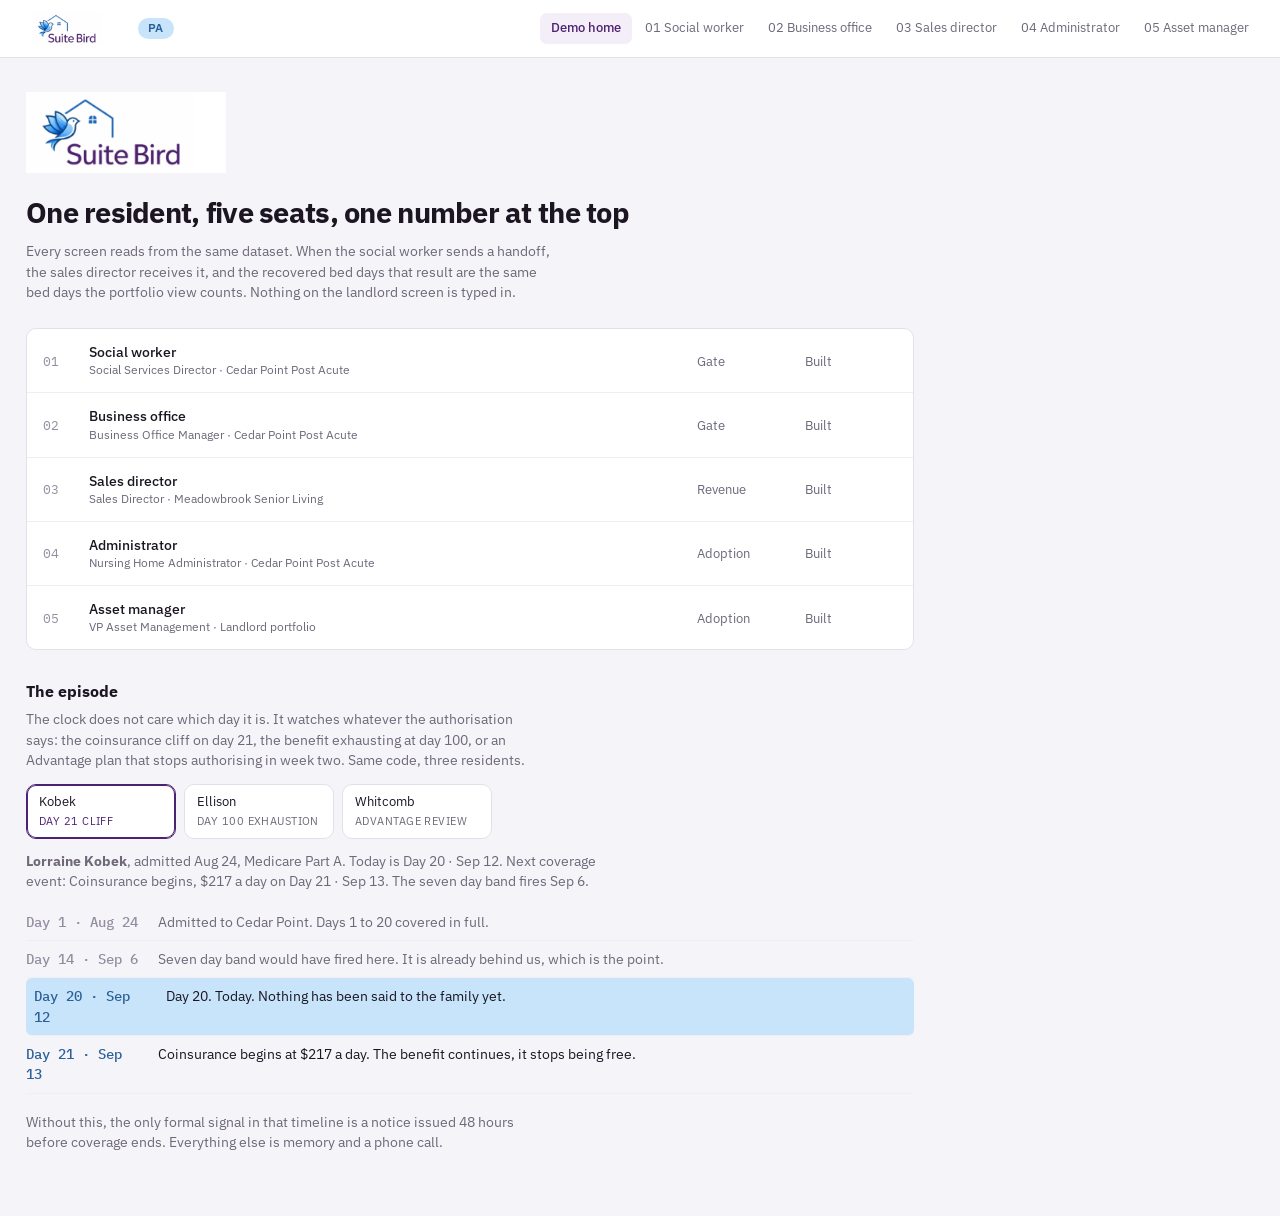
<file: index.html>
<!DOCTYPE html>
<html lang="en">
<head>
<meta charset="utf-8">
<meta name="viewport" content="width=device-width, initial-scale=1">
<title>SuiteBird PA · Seat demo</title>
<link rel="icon" type="image/svg+xml" href="assets/suitebird-mark.svg">
<link rel="stylesheet" href="assets/app.css">
</head>
<body>
<script src="assets/shell.js"></script>
<script>renderShell(null);</script>

<div class="home">
  <img src="assets/suitebird-logo.png" alt="Suite Bird" width="200" style="margin-bottom:18px;display:block">
  <h1>One resident, five seats, one number at the top</h1>
  <p>Every screen reads from the same dataset. When the social worker sends a handoff, the sales director receives it, and the recovered bed days that result are the same bed days the portfolio view counts. Nothing on the landlord screen is typed in.</p>

  <div class="card grid" id="grid"></div>

  <div class="tl">
    <h2 style="font-size:16px;margin:0">The episode</h2>
    <p style="color:var(--muted);margin:6px 0 0;max-width:64ch">The clock does not care which day it is. It watches whatever the authorisation says: the coinsurance cliff on day 21, the benefit exhausting at day 100, or an Advantage plan that stops authorising in week two. Same code, three residents.</p>

    <div class="scen" id="scen"></div>
    <p class="scen-lede" id="tl-lede"></p>
    <ol id="tl-list"></ol>

    <p style="color:var(--muted);margin:18px 0 0;max-width:64ch">Without this, the only formal signal in that timeline is a notice issued 48 hours before coverage ends. Everything else is memory and a phone call.</p>
  </div>
</div>

<script src="assets/data.js"></script>
<script src="assets/clock.js"></script>
<script>
document.getElementById("grid").innerHTML = SEATS.map((s) => {
  const inner = `<span class="n">${s.n}</span>
    <span class="nm">${s.short}<small>${s.role} · ${s.place}</small></span>
    <span class="cl">${s.cls}</span><span class="st">${s.built ? "Built" : "Not built"}</span>`;
  return s.built ? `<a href="seats/${s.id}.html">${inner}</a>` : `<div class="off">${inner}</div>`;
}).join("");

/* Three residents, one code path. No typed in day numbers below this line. */
const SCENARIOS = ["r-kobek", "r-ellison", "r-whitcomb"];

function renderTimeline(id) {
  const r = DEMO.residents.find((x) => x.id === id);
  const crit = CLOCK.fires(r, "critical");

  document.getElementById("tl-lede").innerHTML = crit
    ? `<b>${r.name}</b>, admitted ${PA.fmt(r.admitted)}, ${r.planName}. Today is ${CLOCK.stamp(r, DEMO.today)}.
       Next coverage event: ${crit.label} on ${CLOCK.stamp(r, crit.date)}.
       The seven day band fires ${PA.fmt(crit.fireDate)}.`
    : `<b>${r.name}</b> has no coverage clock.`;

  document.getElementById("tl-list").innerHTML = CLOCK.timeline(r)
    .map((s) => {
      const past = PA.daysBetween(DEMO.today, s.date) < 0;
      const now = s.date === DEMO.today;
      return `<li${now ? ' class="now"' : past ? ' class="past"' : ""}>
        <b>${CLOCK.stamp(r, s.date)}</b><span>${s.text}</span></li>`;
    })
    .join("");

  document.querySelectorAll("#scen button").forEach((b) =>
    b.setAttribute("aria-current", b.dataset.id === id ? "true" : "false")
  );
}

document.getElementById("scen").innerHTML = SCENARIOS.map((id) => {
  const r = DEMO.residents.find((x) => x.id === id);
  return `<button type="button" data-id="${id}" onclick="renderTimeline('${id}')">
    ${r.name.split(" ").pop()}<small>${CLOCK.nextKind(r)}</small></button>`;
}).join("");

renderTimeline(SCENARIOS[0]);
</script>
</body>
</html>
</file>
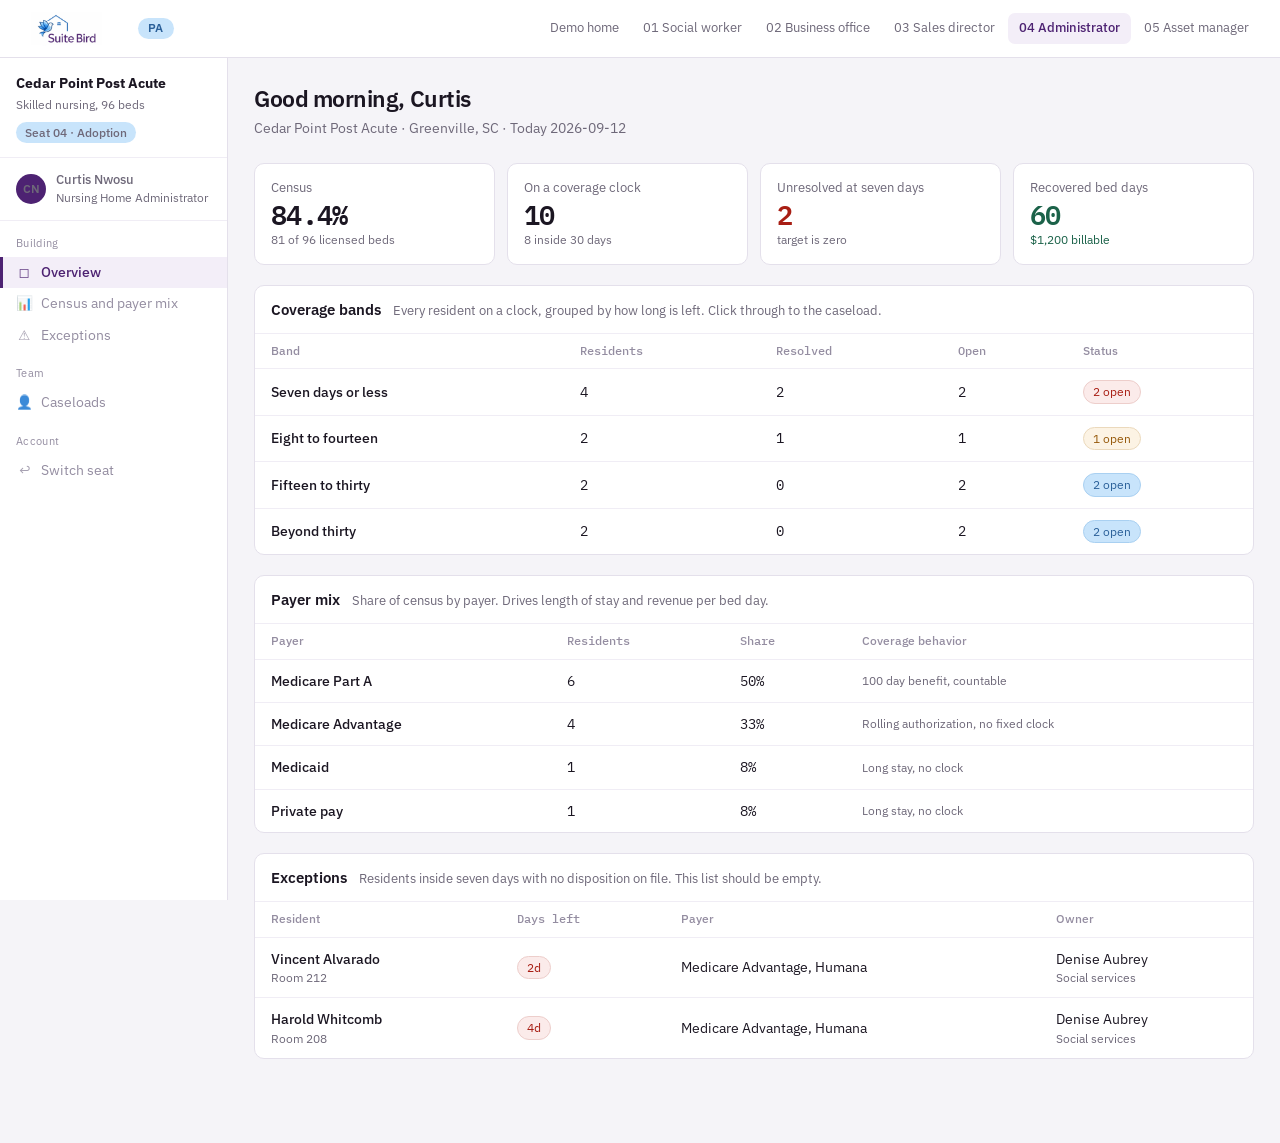
<file: seats/administrator.html>
<!DOCTYPE html>
<html lang="en">
<head>
<meta charset="utf-8">
<meta name="viewport" content="width=device-width, initial-scale=1">
<title>Building overview · SuiteBird PA</title>
<link rel="icon" type="image/svg+xml" href="../assets/suitebird-mark.svg">
<link rel="stylesheet" href="../assets/app.css">
</head>
<body>
<script src="../assets/shell.js"></script>
<script>renderShell("administrator");</script>

<div class="head">
  <h1>Good morning, Curtis</h1>
  <p>Cedar Point Post Acute · Greenville, SC · <span id="stamp"></span></p>
</div>

<div class="body">
  <div class="tiles" id="tiles"></div>

  <div class="card">
    <header><h2>Coverage bands</h2><p>Every resident on a clock, grouped by how long is left. Click through to the caseload.</p></header>
    <table>
      <thead><tr><th>Band</th><th class="num">Residents</th><th class="num">Resolved</th><th class="num">Open</th><th>Status</th></tr></thead>
      <tbody id="bands"></tbody>
    </table>
  </div>

  <div class="card">
    <header><h2>Payer mix</h2><p>Share of census by payer. Drives length of stay and revenue per bed day.</p></header>
    <table>
      <thead><tr><th>Payer</th><th class="num">Residents</th><th class="num">Share</th><th>Coverage behavior</th></tr></thead>
      <tbody id="mix"></tbody>
    </table>
  </div>

  <div class="card">
    <header><h2>Exceptions</h2><p>Residents inside seven days with no disposition on file. This list should be empty.</p></header>
    <table>
      <thead><tr><th>Resident</th><th class="num">Days left</th><th>Payer</th><th>Owner</th></tr></thead>
      <tbody id="exc"></tbody>
    </table>
  </div>
</div>

<script>closeShell();</script>
<script src="../assets/data.js"></script>
<script>
document.getElementById("stamp").textContent = "Today " + DEMO.today;

const b = DEMO.buildings.cedarpoint;
const onClock = DEMO.residents.filter(PA.onClock);
const watch = PA.watchList();
const resolvedStates = ["handoff_sent", "move_in_confirmed", "medicaid_pending"];
const resolved = watch.filter((r) => resolvedStates.includes(r.disposition));
const rec = PA.recoveredBedDays();
const occ = ((b.census / b.beds) * 100).toFixed(1);

document.getElementById("tiles").innerHTML = `
  <div class="tile"><span>Census</span><b>${occ}%</b><em>${b.census} of ${b.beds} licensed beds</em></div>
  <div class="tile"><span>On a coverage clock</span><b>${onClock.length}</b><em>${watch.length} inside 30 days</em></div>
  <div class="tile crit"><span>Unresolved at seven days</span><b>${watch.filter((r) => PA.daysLeft(r) <= 7 && !resolvedStates.includes(r.disposition)).length}</b><em>target is zero</em></div>
  <div class="tile good"><span>Recovered bed days</span><b>${rec.total}</b><em>${PA.money(rec.total * DEMO.pricing.perRecoveredBedDay)} billable</em></div>`;

const bands = [
  ["Seven days or less", (r) => PA.daysLeft(r) <= 7, "critical"],
  ["Eight to fourteen", (r) => PA.daysLeft(r) > 7 && PA.daysLeft(r) <= 14, "urgent"],
  ["Fifteen to thirty", (r) => PA.daysLeft(r) > 14 && PA.daysLeft(r) <= 30, "info"],
  ["Beyond thirty", (r) => PA.daysLeft(r) > 30, ""]
];

document.getElementById("bands").innerHTML = bands.map(([label, test, cls]) => {
  const set = onClock.filter(test);
  const done = set.filter((r) => resolvedStates.includes(r.disposition)).length;
  const open = set.length - done;
  const state = set.length === 0 ? '<span class="pill">Empty</span>'
    : open === 0 ? '<span class="pill ok">All resolved</span>'
    : `<span class="pill ${cls || "info"}">${open} open</span>`;
  return `<tr><td><b>${label}</b></td><td class="num">${set.length}</td>
    <td class="num">${done}</td><td class="num">${open}</td><td>${state}</td></tr>`;
}).join("");

const payerLabels = {
  part_a: ["Medicare Part A", "100 day benefit, countable"],
  advantage: ["Medicare Advantage", "Rolling authorization, no fixed clock"],
  medicaid: ["Medicaid", "Long stay, no clock"],
  private: ["Private pay", "Long stay, no clock"]
};

document.getElementById("mix").innerHTML = Object.keys(payerLabels).map((k) => {
  const set = DEMO.residents.filter((r) => r.payer === k);
  if (!set.length) return "";
  const share = ((set.length / DEMO.residents.length) * 100).toFixed(0);
  return `<tr><td><b>${payerLabels[k][0]}</b></td><td class="num">${set.length}</td>
    <td class="num">${share}%</td><td><span class="sub" style="color:var(--muted)">${payerLabels[k][1]}</span></td></tr>`;
}).join("");

const exceptions = watch.filter((r) => PA.daysLeft(r) <= 7 && !resolvedStates.includes(r.disposition));
document.getElementById("exc").innerHTML = exceptions.length
  ? exceptions.map((r) => `<tr><td><b>${r.name}</b><span class="sub">Room ${r.room}</span></td>
      <td class="num"><span class="pill critical">${PA.daysLeft(r)}d</span></td>
      <td>${r.planName}</td><td>Denise Aubrey<span class="sub">Social services</span></td></tr>`).join("")
  : '<tr><td colspan="4" style="color:var(--muted)">No exceptions today.</td></tr>';
</script>
</body>
</html>
</file>
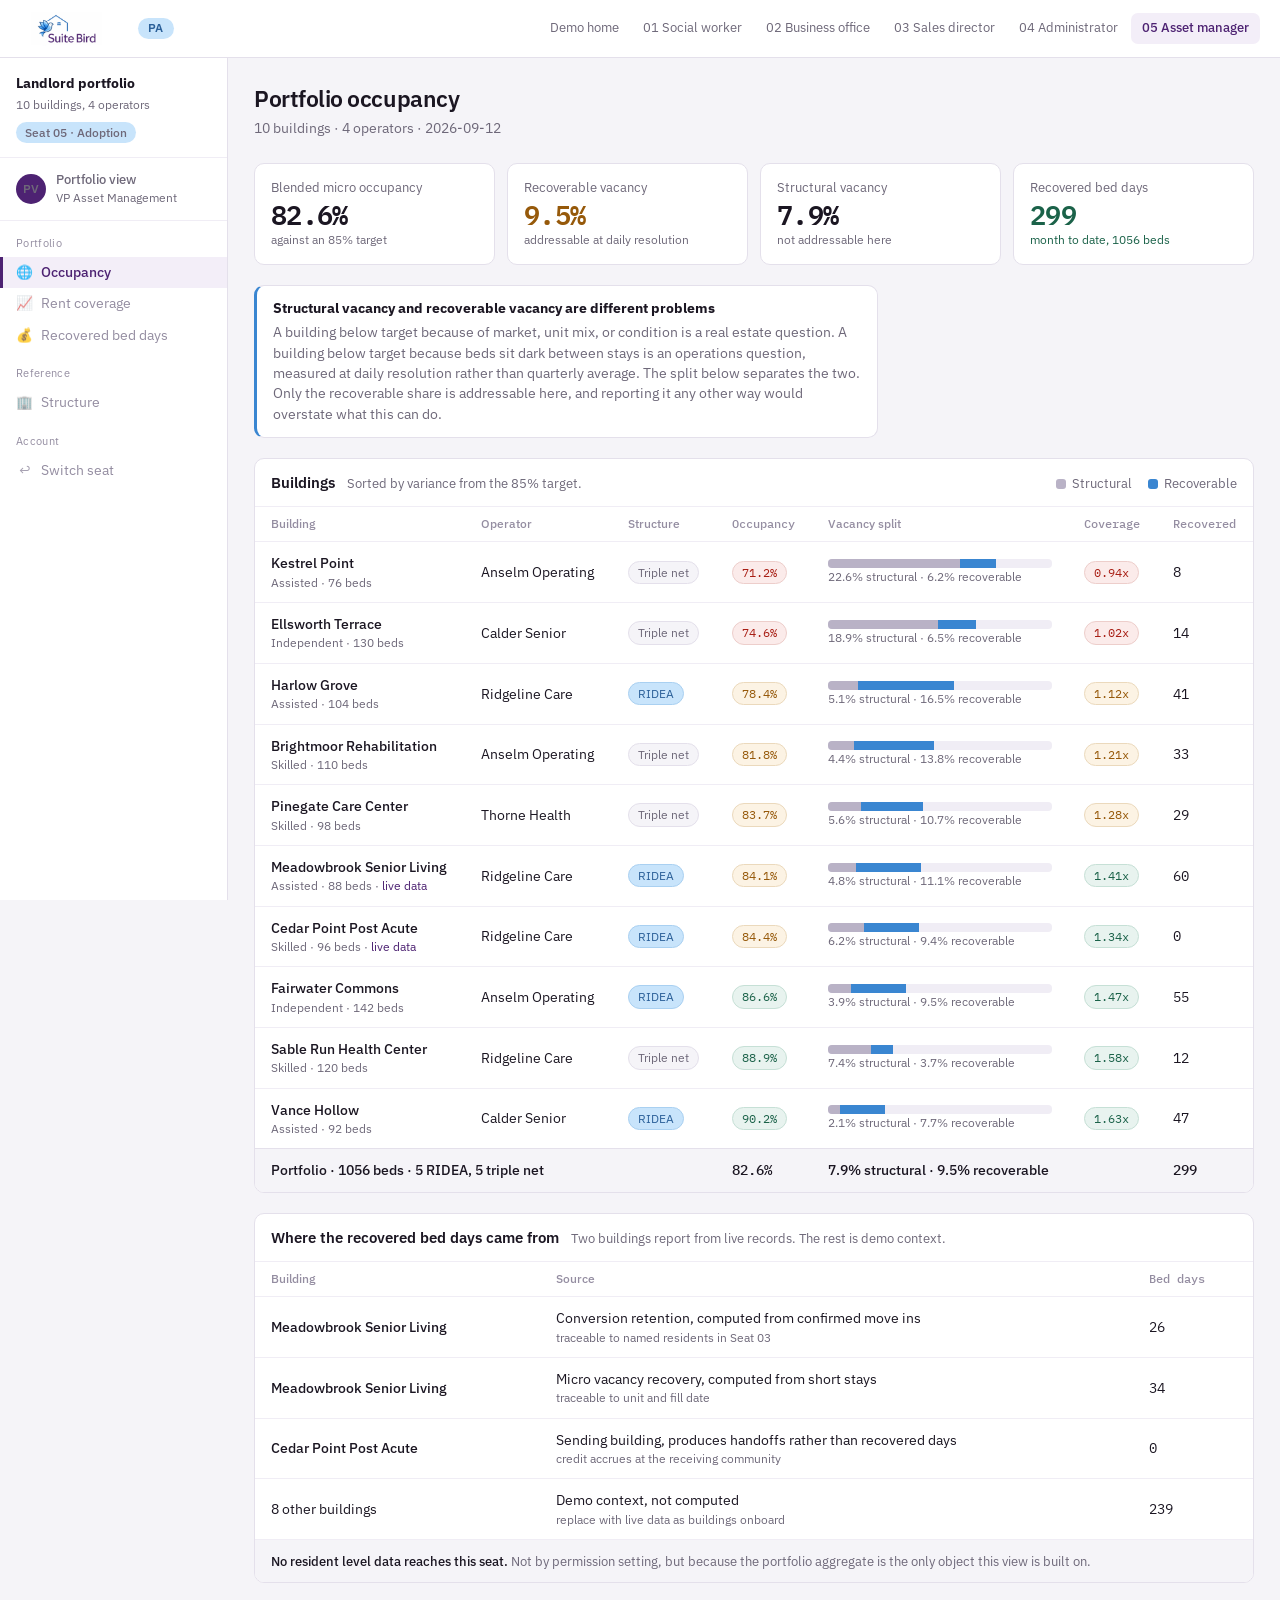
<file: seats/asset-manager.html>
<!DOCTYPE html>
<html lang="en">
<head>
<meta charset="utf-8">
<meta name="viewport" content="width=device-width, initial-scale=1">
<title>Portfolio occupancy · SuiteBird PA</title>
<link rel="icon" type="image/svg+xml" href="../assets/suitebird-mark.svg">
<link rel="stylesheet" href="../assets/app.css">
</head>
<body>
<script src="../assets/shell.js"></script>
<script>renderShell("asset-manager");</script>

<div class="head">
  <h1>Portfolio occupancy</h1>
  <p>10 buildings · 4 operators · <span id="stamp"></span></p>
</div>

<div class="body">
  <div class="tiles" id="tiles"></div>

  <div class="note">
    <h3>Structural vacancy and recoverable vacancy are different problems</h3>
    <p>A building below target because of market, unit mix, or condition is a real estate question. A building below target because beds sit dark between stays is an operations question, measured at daily resolution rather than quarterly average. The split below separates the two. Only the recoverable share is addressable here, and reporting it any other way would overstate what this can do.</p>
  </div>

  <div class="card">
    <header>
      <h2>Buildings</h2>
      <p>Sorted by variance from the <span id="tgt"></span> target.</p>
      <span class="key" style="margin-left:auto">
        <span><i style="background:#B9B2C6"></i>Structural</span>
        <span><i style="background:var(--blue)"></i>Recoverable</span>
      </span>
    </header>
    <table>
      <thead><tr>
        <th>Building</th><th>Operator</th><th>Structure</th>
        <th class="num">Occupancy</th><th>Vacancy split</th>
        <th class="num">Coverage</th><th class="num">Recovered</th>
      </tr></thead>
      <tbody id="rows"></tbody>
      <tfoot id="foot"></tfoot>
    </table>
  </div>

  <div class="card">
    <header><h2>Where the recovered bed days came from</h2><p>Two buildings report from live records. The rest is demo context.</p></header>
    <table>
      <thead><tr><th>Building</th><th>Source</th><th class="num">Bed days</th></tr></thead>
      <tbody id="prov"></tbody>
    </table>
    <div class="guard"><b>No resident level data reaches this seat.</b> Not by permission setting, but because the portfolio aggregate is the only object this view is built on.</div>
  </div>
</div>

<script>closeShell();</script>
<script src="../assets/data.js"></script>
<script>
document.getElementById("stamp").textContent = DEMO.today;
document.getElementById("tgt").textContent = DEMO.portfolio.target + "%";

const rows = PA.portfolioRows();
const t = PA.portfolioTotals();

document.getElementById("tiles").innerHTML = `
  <div class="tile"><span>Blended micro occupancy</span><b>${t.occupancy}%</b><em>against an ${DEMO.portfolio.target}% target</em></div>
  <div class="tile urg"><span>Recoverable vacancy</span><b>${t.recoverable}%</b><em>addressable at daily resolution</em></div>
  <div class="tile"><span>Structural vacancy</span><b>${t.structural}%</b><em>not addressable here</em></div>
  <div class="tile good"><span>Recovered bed days</span><b>${t.rec}</b><em>month to date, ${t.beds} beds</em></div>`;

document.getElementById("rows").innerHTML = rows.map((b) => {
  const gapCls = b.gap > 8 ? "critical" : b.gap > 0 ? "urgent" : "ok";
  const covCls = b.coverage < 1.1 ? "critical" : b.coverage < 1.3 ? "urgent" : "ok";
  const scale = 2.6;
  return `<tr>
    <td><b>${b.name}</b><span class="sub">${b.kind} · ${b.beds} beds${b.live ? ' · <span style="color:var(--brand)">live data</span>' : ""}</span></td>
    <td>${b.operator}</td>
    <td><span class="pill ${b.structure === "RIDEA" ? "info" : ""}">${b.structure}</span></td>
    <td class="num"><span class="pill ${gapCls}">${b.occupancy}%</span></td>
    <td><span class="vac" role="img" aria-label="${b.structural}% structural, ${b.recoverable}% recoverable">
      <s class="str" style="width:${b.structural * scale}%"></s><s class="rec" style="width:${b.recoverable * scale}%"></s>
    </span><span class="sub">${b.structural}% structural · ${b.recoverable}% recoverable</span></td>
    <td class="num"><span class="pill ${covCls}">${b.coverage.toFixed(2)}x</span></td>
    <td class="num">${b.rec}</td></tr>`;
}).join("");

document.getElementById("foot").innerHTML = `<tr>
  <td colspan="3">Portfolio · ${t.beds} beds · ${t.ridea} RIDEA, ${rows.length - t.ridea} triple net</td>
  <td class="num">${t.occupancy}%</td>
  <td>${t.structural}% structural · ${t.recoverable}% recoverable</td>
  <td class="num"></td><td class="num">${t.rec}</td></tr>`;

const live = rows.filter((b) => b.live);
const other = rows.filter((b) => !b.live);
const r = PA.recoveredBedDays();

document.getElementById("prov").innerHTML =
  `<tr><td><b>Meadowbrook Senior Living</b></td>
     <td>Conversion retention, computed from confirmed move ins<span class="sub">traceable to named residents in Seat 03</span></td>
     <td class="num">${r.conversion}</td></tr>
   <tr><td><b>Meadowbrook Senior Living</b></td>
     <td>Micro vacancy recovery, computed from short stays<span class="sub">traceable to unit and fill date</span></td>
     <td class="num">${r.micro}</td></tr>
   <tr><td><b>Cedar Point Post Acute</b></td>
     <td>Sending building, produces handoffs rather than recovered days<span class="sub">credit accrues at the receiving community</span></td>
     <td class="num">0</td></tr>
   <tr><td>${other.length} other buildings</td>
     <td>Demo context, not computed<span class="sub">replace with live data as buildings onboard</span></td>
     <td class="num">${other.reduce((n, b) => n + b.rec, 0)}</td></tr>`;
</script>
</body>
</html>
</file>
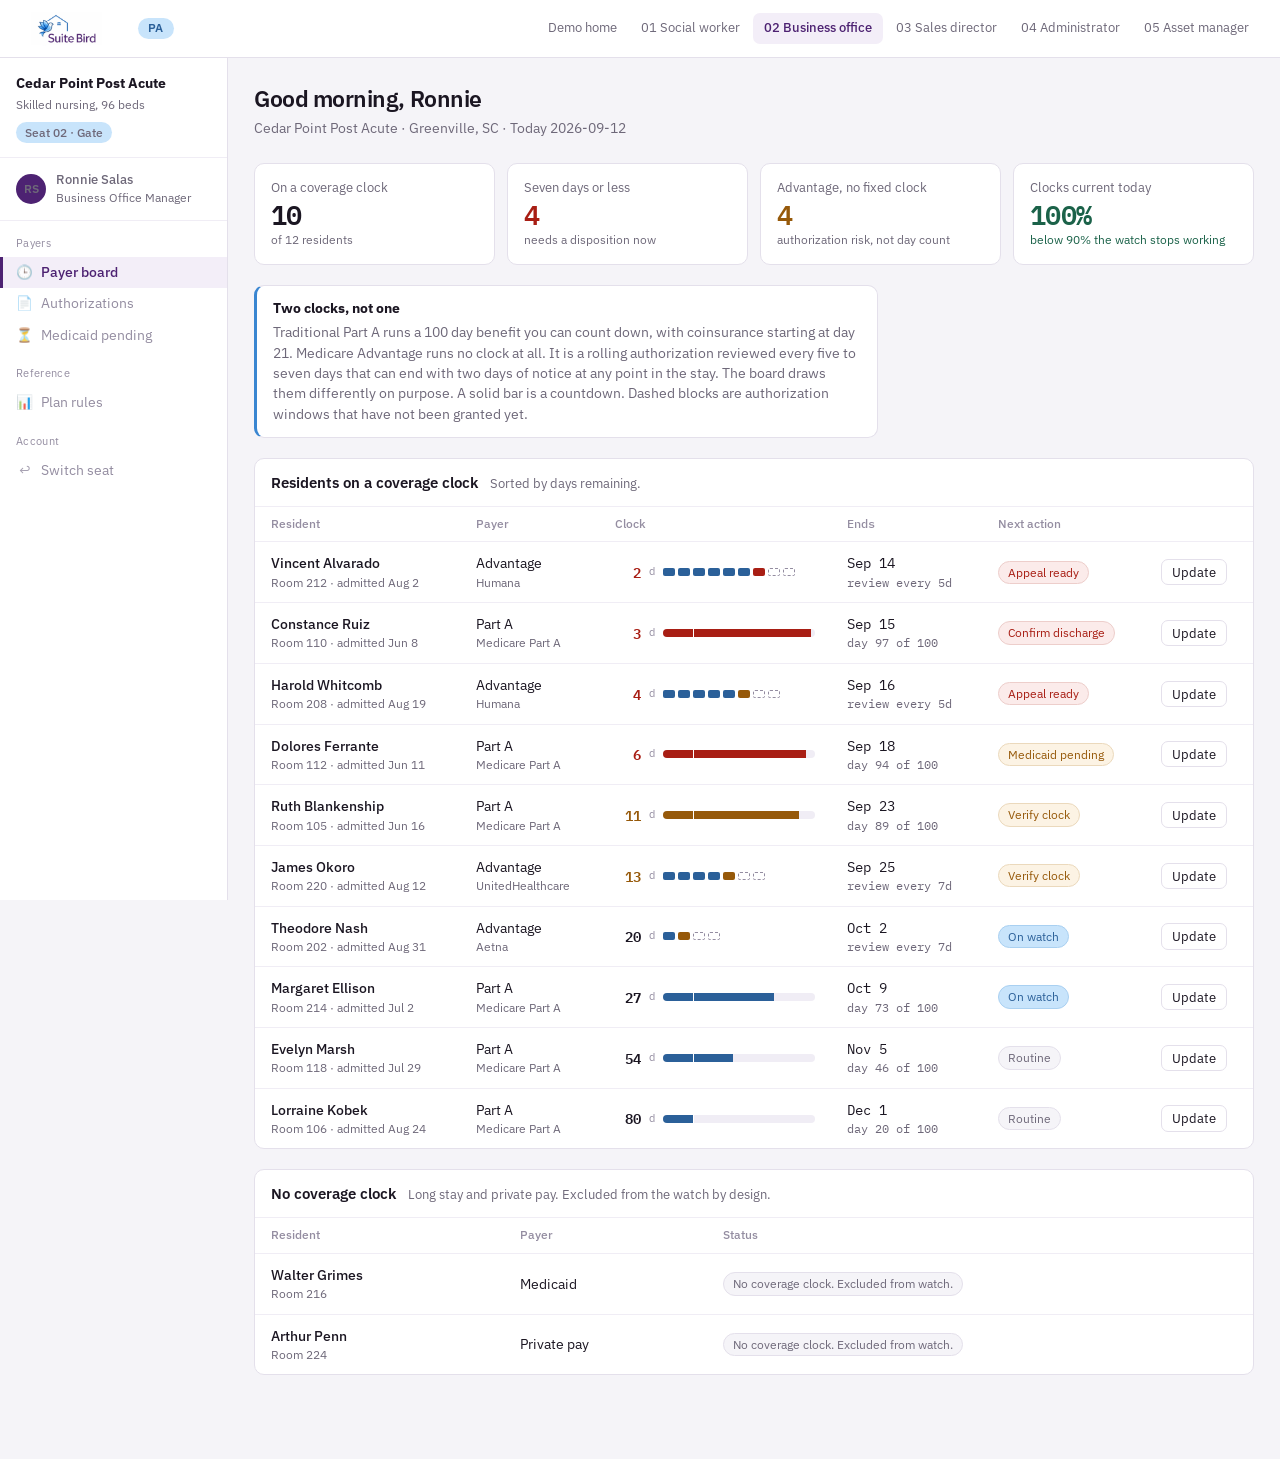
<file: seats/business-office.html>
<!DOCTYPE html>
<html lang="en">
<head>
<meta charset="utf-8">
<meta name="viewport" content="width=device-width, initial-scale=1">
<title>Payer board · SuiteBird PA</title>
<link rel="icon" type="image/svg+xml" href="../assets/suitebird-mark.svg">
<link rel="stylesheet" href="../assets/app.css">
</head>
<body>
<script src="../assets/shell.js"></script>
<script>renderShell("business-office");</script>

<div class="head">
  <h1>Good morning, Ronnie</h1>
  <p>Cedar Point Post Acute · Greenville, SC · <span id="stamp"></span></p>
</div>

<div class="body">
  <div class="tiles" id="tiles"></div>

  <div class="note">
    <h3>Two clocks, not one</h3>
    <p>Traditional Part A runs a 100 day benefit you can count down, with coinsurance starting at day 21. Medicare Advantage runs no clock at all. It is a rolling authorization reviewed every five to seven days that can end with two days of notice at any point in the stay. The board draws them differently on purpose. A solid bar is a countdown. Dashed blocks are authorization windows that have not been granted yet.</p>
  </div>

  <div class="card">
    <header><h2>Residents on a coverage clock</h2><p id="sub"></p></header>
    <table>
      <thead><tr><th>Resident</th><th>Payer</th><th>Clock</th><th class="num">Ends</th><th>Next action</th><th></th></tr></thead>
      <tbody id="on"></tbody>
    </table>
  </div>

  <div class="card">
    <header><h2>No coverage clock</h2><p>Long stay and private pay. Excluded from the watch by design.</p></header>
    <table>
      <thead><tr><th>Resident</th><th>Payer</th><th>Status</th></tr></thead>
      <tbody id="off"></tbody>
    </table>
  </div>
</div>

<script>closeShell();</script>
<script src="../assets/data.js"></script>
<script>
document.getElementById("stamp").textContent = "Today " + DEMO.today;

function clock(r) {
  const left = PA.daysLeft(r), band = PA.band(r);
  if (r.payer === "part_a") {
    const pct = Math.min(100, (r.daysUsed / r.daysTotal) * 100);
    return `<div class="clock b-${band}"><span class="n">${left}</span><span class="u">d</span>
      <span class="bar" role="img" aria-label="${r.daysUsed} of ${r.daysTotal} benefit days used"><i style="width:${pct}%"></i><u style="left:20%"></u></span></div>`;
  }
  const granted = Math.max(1, Math.floor(r.dayOfStay / r.authInterval));
  let b = ""; for (let i = 0; i < Math.min(granted, 6); i++) b += "<s></s>";
  b += `<s class="now${left <= 3 ? " hot" : ""}"></s><s class="next"></s><s class="next"></s>`;
  return `<div class="clock b-${band}"><span class="n">${left}</span><span class="u">d</span>
    <span class="auth" role="img" aria-label="Authorized through ${r.authThrough}, reviewed every ${r.authInterval} days">${b}</span></div>`;
}

function act(r) {
  const left = PA.daysLeft(r);
  if (r.disposition === "medicaid_pending") return '<span class="pill urgent">Medicaid pending</span>';
  if (r.payer === "advantage" && r.authRisk === "high") return '<span class="pill critical">Appeal ready</span>';
  if (left <= 7) return '<span class="pill critical">Confirm discharge</span>';
  if (left <= 14) return '<span class="pill urgent">Verify clock</span>';
  if (left <= 30) return '<span class="pill info">On watch</span>';
  return '<span class="pill">Routine</span>';
}

const on = DEMO.residents.filter(PA.onClock).sort((a, b) => PA.daysLeft(a) - PA.daysLeft(b));
const off = DEMO.residents.filter((r) => !PA.onClock(r));

document.getElementById("on").innerHTML = on.map((r) => `<tr>
  <td><b>${r.name}</b><span class="sub">Room ${r.room} · admitted ${PA.fmt(r.admitted)}</span></td>
  <td>${r.payer === "part_a" ? "Part A" : "Advantage"}<span class="sub">${r.planName.replace("Medicare Advantage, ", "")}</span></td>
  <td>${clock(r)}</td>
  <td class="num">${PA.fmt(r.payer === "part_a" ? r.coverageEnds : r.authThrough)}<span class="sub">${r.payer === "part_a" ? "day " + r.daysUsed + " of 100" : "review every " + r.authInterval + "d"}</span></td>
  <td>${act(r)}</td><td><button class="sm">Update</button></td></tr>`).join("");

document.getElementById("off").innerHTML = off.map((r) => `<tr>
  <td><b>${r.name}</b><span class="sub">Room ${r.room}</span></td>
  <td>${r.planName}</td><td><span class="pill">${r.note}</span></td></tr>`).join("");

const crit = on.filter((r) => PA.band(r) === "critical").length;
const urg = on.filter((r) => PA.band(r) === "urgent").length;
const adv = on.filter((r) => r.payer === "advantage").length;

document.getElementById("tiles").innerHTML = `
  <div class="tile"><span>On a coverage clock</span><b>${on.length}</b><em>of ${DEMO.residents.length} residents</em></div>
  <div class="tile crit"><span>Seven days or less</span><b>${crit}</b><em>needs a disposition now</em></div>
  <div class="tile urg"><span>Advantage, no fixed clock</span><b>${adv}</b><em>authorization risk, not day count</em></div>
  <div class="tile good"><span>Clocks current today</span><b>100%</b><em>below 90% the watch stops working</em></div>`;

document.getElementById("sub").textContent = "Sorted by days remaining.";
</script>
</body>
</html>
</file>
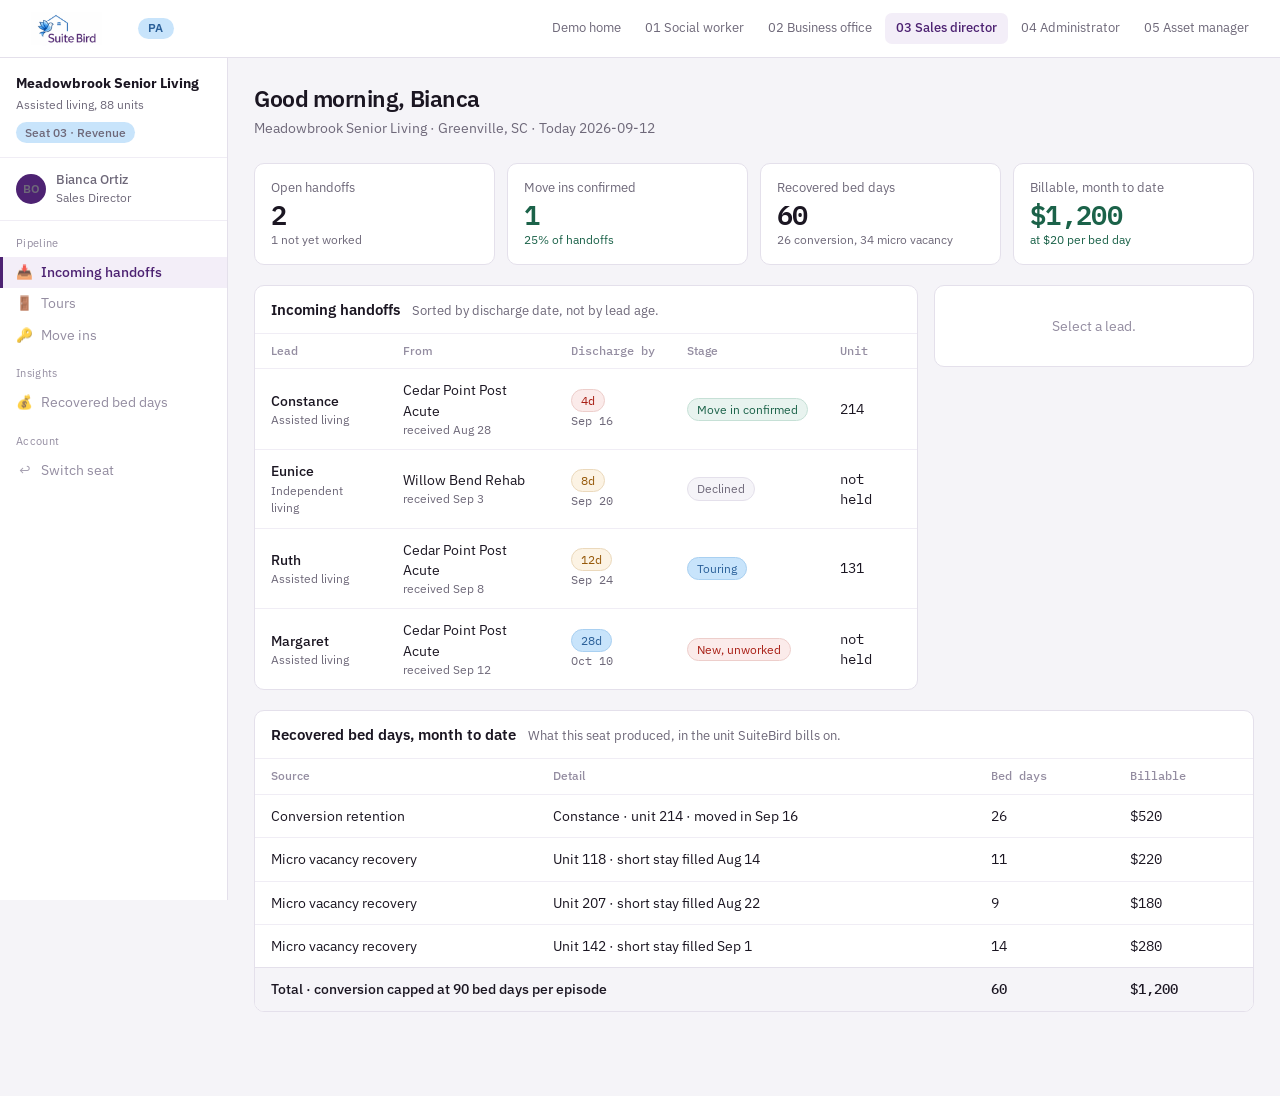
<file: seats/sales-director.html>
<!DOCTYPE html>
<html lang="en">
<head>
<meta charset="utf-8">
<meta name="viewport" content="width=device-width, initial-scale=1">
<title>Pipeline · SuiteBird PA</title>
<link rel="icon" type="image/svg+xml" href="../assets/suitebird-mark.svg">
<link rel="stylesheet" href="../assets/app.css">
</head>
<body>
<script src="../assets/shell.js"></script>
<script>renderShell("sales-director");</script>

<div class="head">
  <h1>Good morning, Bianca</h1>
  <p>Meadowbrook Senior Living · Greenville, SC · <span id="stamp"></span></p>
</div>

<div class="body">
  <div class="tiles" id="tiles"></div>

  <div class="split">
    <div class="card">
      <header><h2>Incoming handoffs</h2><p>Sorted by discharge date, not by lead age.</p></header>
      <table>
        <thead><tr><th>Lead</th><th>From</th><th class="num">Discharge by</th><th>Stage</th><th class="num">Unit</th></tr></thead>
        <tbody id="rows"></tbody>
      </table>
    </div>
    <div class="detail" id="detail"><div class="empty">Select a lead.</div></div>
  </div>

  <div class="card">
    <header><h2>Recovered bed days, month to date</h2><p>What this seat produced, in the unit SuiteBird bills on.</p></header>
    <table>
      <thead><tr><th>Source</th><th>Detail</th><th class="num">Bed days</th><th class="num">Billable</th></tr></thead>
      <tbody id="rev"></tbody>
      <tfoot id="revfoot"></tfoot>
    </table>
  </div>
</div>

<script>closeShell();</script>
<script src="../assets/data.js"></script>
<script>
document.getElementById("stamp").textContent = "Today " + DEMO.today;

const stages = {
  new: '<span class="pill critical">New, unworked</span>',
  touring: '<span class="pill info">Touring</span>',
  move_in_confirmed: '<span class="pill ok">Move in confirmed</span>',
  declined: '<span class="pill">Declined</span>'
};

const rows = [...DEMO.pipeline].sort((a, b) => PA.d(a.dischargeBy) - PA.d(b.dischargeBy));
const st = {};
let sel = null;
const stageOf = (p) => st[p.id] || p.stage;

function draw() {
  document.getElementById("rows").innerHTML = rows.map((p) => {
    const left = PA.daysBetween(DEMO.today, p.dischargeBy);
    const cls = left <= 7 ? "critical" : left <= 14 ? "urgent" : "info";
    return `<tr class="pick ${sel === p.id ? "on" : ""}" tabindex="0" data-id="${p.id}">
      <td><b>${p.first}</b><span class="sub">${p.careLevel}</span></td>
      <td>${p.from}<span class="sub">received ${PA.fmt(p.received)}</span></td>
      <td class="num"><span class="pill ${cls}">${left}d</span><span class="sub">${PA.fmt(p.dischargeBy)}</span></td>
      <td>${stages[stageOf(p)]}</td>
      <td class="num">${p.unit || "not held"}</td></tr>`;
  }).join("");

  document.querySelectorAll("#rows tr").forEach((tr) => {
    tr.onclick = () => open(tr.dataset.id);
    tr.onkeydown = (e) => { if (e.key === "Enter" || e.key === " ") { e.preventDefault(); open(tr.dataset.id); } };
  });

  const openN = rows.filter((p) => ["new", "touring"].includes(stageOf(p))).length;
  const unworked = rows.filter((p) => stageOf(p) === "new").length;
  const won = rows.filter((p) => stageOf(p) === "move_in_confirmed").length;
  const t = PA.recoveredBedDays();

  document.getElementById("tiles").innerHTML = `
    <div class="tile"><span>Open handoffs</span><b>${openN}</b><em>${unworked} not yet worked</em></div>
    <div class="tile good"><span>Move ins confirmed</span><b>${won}</b><em>${Math.round((won / rows.length) * 100)}% of handoffs</em></div>
    <div class="tile"><span>Recovered bed days</span><b>${t.total}</b><em>${t.conversion} conversion, ${t.micro} micro vacancy</em></div>
    <div class="tile good"><span>Billable, month to date</span><b>${PA.money(t.total * DEMO.pricing.perRecoveredBedDay)}</b><em>at ${PA.money(DEMO.pricing.perRecoveredBedDay)} per bed day</em></div>`;

  revenue();
}

function revenue() {
  const rate = DEMO.pricing.perRecoveredBedDay;
  const conv = DEMO.pipeline.filter((p) => p.recoveredDays > 0).map((p) =>
    `<tr><td>Conversion retention</td><td>${p.first} · unit ${p.unit} · moved in ${PA.fmt(p.moveIn)}</td>
     <td class="num">${p.recoveredDays}</td><td class="num">${PA.money(p.recoveredDays * rate)}</td></tr>`).join("");
  const micro = DEMO.microStays.map((m) =>
    `<tr><td>Micro vacancy recovery</td><td>Unit ${m.unit} · short stay filled ${PA.fmt(m.filled)}</td>
     <td class="num">${m.days}</td><td class="num">${PA.money(m.days * rate)}</td></tr>`).join("");
  const t = PA.recoveredBedDays();
  document.getElementById("rev").innerHTML = conv + micro;
  document.getElementById("revfoot").innerHTML =
    `<tr><td colspan="2">Total · conversion capped at ${DEMO.pricing.conversionCapDays} bed days per episode</td>
     <td class="num">${t.total}</td><td class="num">${PA.money(t.total * rate)}</td></tr>`;
}

function open(id) {
  sel = id;
  const p = rows.find((x) => x.id === id);
  const s = stageOf(p), left = PA.daysBetween(DEMO.today, p.dischargeBy);
  let act = "";
  if (s === "new") act = '<button class="go" id="acc">Accept and hold a unit</button><button id="dec">Decline</button>';
  else if (s === "touring") act = '<button class="go" id="con">Confirm move in</button>';
  else act = `<button disabled>${s === "declined" ? "Declined" : "Move in " + PA.fmt(p.moveIn)}</button>`;

  document.getElementById("detail").innerHTML = `
    <header><h3>${p.first}</h3><p>${p.from} · ${left} days until discharge</p></header>
    <dl>
      <dt>Care level</dt><dd>${p.careLevel}</dd>
      <dt>Budget</dt><dd>${p.budget}</dd>
      <dt>Geography</dt><dd>${p.geo}</dd>
      <dt>Contact</dt><dd>${p.rp}</dd>
      <dt>Unit held</dt><dd>${p.unit || "none"}</dd>
      <dt>Rate</dt><dd>${p.rate ? PA.money(p.rate) + " per month" : "not set"}</dd>
      <dt>Make ready</dt><dd>${p.makeReady.replace(/_/g, " ")}</dd>
      ${p.declineReason ? `<dt>Decline reason</dt><dd>${p.declineReason}</dd>` : ""}
    </dl>
    <div class="act">${act}</div>
    <div class="guard"><b>What this seat cannot see</b> diagnosis, treatment, payer detail, or anything else from the sending building's record. The packet is the whole handoff.</div>`;

  const a = document.getElementById("acc");
  if (a) a.onclick = () => { st[p.id] = "touring"; p.unit = p.unit || "127"; draw(); open(p.id); };
  const c = document.getElementById("con");
  if (c) c.onclick = () => { st[p.id] = "move_in_confirmed"; p.moveIn = p.dischargeBy; p.recoveredDays = 18; draw(); open(p.id); };
  const d = document.getElementById("dec");
  if (d) d.onclick = () => { st[p.id] = "declined"; p.declineReason = "No inventory at budget"; draw(); open(p.id); };
  draw();
}

draw();
</script>
</body>
</html>
</file>
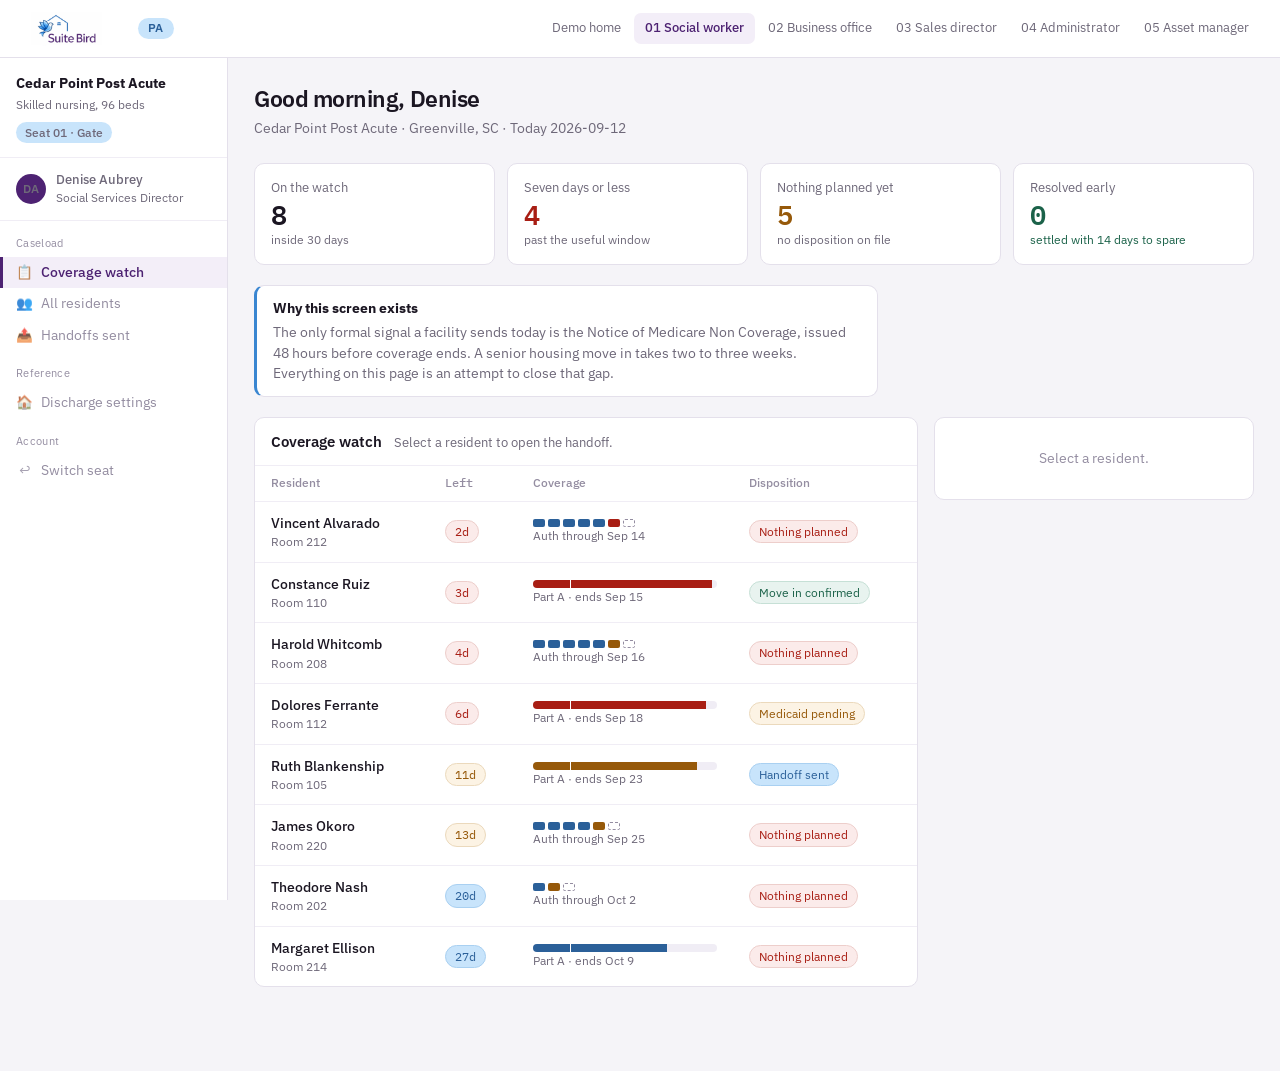
<file: seats/social-worker.html>
<!DOCTYPE html>
<html lang="en">
<head>
<meta charset="utf-8">
<meta name="viewport" content="width=device-width, initial-scale=1">
<title>Coverage watch · SuiteBird PA</title>
<link rel="icon" type="image/svg+xml" href="../assets/suitebird-mark.svg">
<link rel="stylesheet" href="../assets/app.css">
</head>
<body>
<script src="../assets/shell.js"></script>
<script>renderShell("social-worker");</script>

<div class="head">
  <h1>Good morning, Denise</h1>
  <p>Cedar Point Post Acute · Greenville, SC · <span id="stamp"></span></p>
</div>

<div class="body">
  <div class="tiles" id="tiles"></div>

  <div class="note">
    <h3>Why this screen exists</h3>
    <p>The only formal signal a facility sends today is the Notice of Medicare Non Coverage, issued 48 hours before coverage ends. A senior housing move in takes two to three weeks. Everything on this page is an attempt to close that gap.</p>
  </div>

  <div class="split">
    <div class="card">
      <header><h2>Coverage watch</h2><p>Select a resident to open the handoff.</p></header>
      <table>
        <thead><tr><th>Resident</th><th class="num">Left</th><th>Coverage</th><th>Disposition</th></tr></thead>
        <tbody id="rows"></tbody>
      </table>
    </div>
    <div class="detail" id="detail"><div class="empty">Select a resident.</div></div>
  </div>
</div>

<script>closeShell();</script>
<script src="../assets/data.js"></script>
<script>
document.getElementById("stamp").textContent = "Today " + DEMO.today;

const list = PA.watchList();
const moved = {};
let sel = null;

function stateOf(r) { return moved[r.id] || r.disposition; }

function clock(r) {
  const band = PA.band(r);
  if (r.payer === "part_a") {
    const pct = Math.min(100, (r.daysUsed / r.daysTotal) * 100);
    return `<div class="clock b-${band}"><span class="bar"><i style="width:${pct}%"></i><u style="left:20%"></u></span></div>`;
  }
  const granted = Math.max(1, Math.floor(r.dayOfStay / r.authInterval));
  let b = ""; for (let i = 0; i < Math.min(granted, 5); i++) b += "<s></s>";
  b += `<s class="now${PA.daysLeft(r) <= 3 ? " hot" : ""}"></s><s class="next"></s>`;
  return `<div class="clock b-${band}"><span class="auth">${b}</span></div>`;
}

const pills = {
  none: '<span class="pill critical">Nothing planned</span>',
  handoff_sent: '<span class="pill info">Handoff sent</span>',
  move_in_confirmed: '<span class="pill ok">Move in confirmed</span>',
  medicaid_pending: '<span class="pill urgent">Medicaid pending</span>'
};

function draw() {
  document.getElementById("rows").innerHTML = list.map((r) => {
    const left = PA.daysLeft(r), band = PA.band(r);
    const cls = band === "critical" ? "critical" : band === "urgent" ? "urgent" : "info";
    return `<tr class="pick ${sel === r.id ? "on" : ""}" tabindex="0" data-id="${r.id}">
      <td><b>${r.name}</b><span class="sub">Room ${r.room}</span></td>
      <td class="num"><span class="pill ${cls}">${left}d</span></td>
      <td>${clock(r)}<span class="sub">${r.payer === "part_a" ? "Part A · ends " + PA.fmt(r.coverageEnds) : "Auth through " + PA.fmt(r.authThrough)}</span></td>
      <td>${pills[stateOf(r)] || ""}</td></tr>`;
  }).join("");

  document.querySelectorAll("#rows tr").forEach((tr) => {
    tr.onclick = () => open(tr.dataset.id);
    tr.onkeydown = (e) => { if (e.key === "Enter" || e.key === " ") { e.preventDefault(); open(tr.dataset.id); } };
  });

  const crit = list.filter((r) => PA.band(r) === "critical").length;
  const none = list.filter((r) => stateOf(r) === "none").length;
  const early = list.filter((r) => PA.daysLeft(r) > 14 && ["handoff_sent", "move_in_confirmed"].includes(stateOf(r))).length;

  document.getElementById("tiles").innerHTML = `
    <div class="tile"><span>On the watch</span><b>${list.length}</b><em>inside 30 days</em></div>
    <div class="tile crit"><span>Seven days or less</span><b>${crit}</b><em>past the useful window</em></div>
    <div class="tile urg"><span>Nothing planned yet</span><b>${none}</b><em>no disposition on file</em></div>
    <div class="tile good"><span>Resolved early</span><b>${early}</b><em>settled with 14 days to spare</em></div>`;
}

function open(id) {
  sel = id;
  const r = DEMO.residents.find((x) => x.id === id);
  const st = stateOf(r), left = PA.daysLeft(r);
  const actions = st === "none"
    ? '<button class="go" id="send">Send handoff</button><button id="sup">Not a candidate</button>'
    : `<button disabled>Handoff sent ${PA.fmt(DEMO.today)}</button>`;

  document.getElementById("detail").innerHTML = `
    <header><h3>${r.name}</h3><p>Room ${r.room} · ${r.planName} · ${left} days left</p></header>
    <dl>
      <dt>Admitted</dt><dd>${PA.fmt(r.admitted)}</dd>
      <dt>Coverage ends</dt><dd>${PA.fmt(r.payer === "part_a" ? r.coverageEnds : r.authThrough)}</dd>
      <dt>Care level</dt><dd>${r.careLevel}</dd>
      <dt>Budget</dt><dd>${r.budget}</dd>
      <dt>Geography</dt><dd>${r.geo}</dd>
      <dt>Contact</dt><dd>${r.rp}</dd>
      ${r.note ? `<dt>Note</dt><dd>${r.note}</dd>` : ""}
    </dl>
    <div class="act">${actions}</div>
    <div class="guard"><b>The handoff packet carries</b> first name, projected discharge date, care level, budget range, geography, and contact. It cannot carry diagnosis, treatment, or clinical notes. That limit is structural, not a setting.</div>`;

  const s = document.getElementById("send");
  if (s) s.onclick = () => { moved[r.id] = "handoff_sent"; draw(); open(r.id); };
  const p = document.getElementById("sup");
  if (p) p.onclick = () => { moved[r.id] = "medicaid_pending"; draw(); open(r.id); };
  draw();
}

draw();
</script>
</body>
</html>
</file>
<file: assets/app.css>
@import url('https://fonts.googleapis.com/css2?family=IBM+Plex+Sans:wght@400;500;600&family=IBM+Plex+Mono:wght@500;600&display=swap');

:root {
  --brand: #4D2272;
  --blue: #3A86D1;
  --deep: #2B6099;
  --sky: #C8E4FB;
  --ink: #1B1622;
  --muted: #6E6879;
  --faint: #948DA1;
  --line: #E4E0EB;
  --line-soft: #F0EDF5;
  --paper: #FFFFFF;
  --bg: #F5F4F8;
  --critical: #A81E14;
  --critical-bg: #FBEBEA;
  --urgent: #96590A;
  --urgent-bg: #FCF3E4;
  --ok: #1B6249;
  --ok-bg: #E8F3EF;
  --r: 10px;
}

* { box-sizing: border-box; }

body {
  margin: 0;
  background: var(--bg);
  color: var(--ink);
  font-family: "IBM Plex Sans", ui-sans-serif, system-ui, sans-serif;
  font-size: 14px;
  line-height: 1.45;
  -webkit-font-smoothing: antialiased;
}

/* ---------- Top demo bar ---------- */

.topnav {
  background: var(--paper);
  border-bottom: 1px solid var(--line);
  display: flex;
  align-items: center;
  gap: 12px;
  padding: 0 20px;
  min-height: 58px;
  position: sticky;
  top: 0;
  z-index: 40;
  flex-wrap: wrap;
}
.topnav .brand { display: flex; align-items: center; text-decoration: none; }
.topnav .brand img { display: block; height: 34px; width: auto; }
.topnav .tag {
  background: var(--sky); color: var(--deep);
  border-radius: 20px; padding: 2px 10px;
  font-size: 11.5px; font-weight: 600; letter-spacing: 0.04em;
}
.topnav .links { display: flex; gap: 2px; margin-left: auto; flex-wrap: wrap; }
.topnav a { color: var(--muted); text-decoration: none; padding: 6px 11px; border-radius: 7px; font-size: 13px; }
.topnav a:hover { background: var(--bg); color: var(--ink); }
.topnav a[aria-current="page"] { background: #F3EEF8; color: var(--brand); font-weight: 500; }
.topnav span.off { color: var(--faint); padding: 6px 11px; font-size: 13px; }

/* ---------- Shell ---------- */

.shell { display: flex; align-items: flex-start; }

.side {
  width: 228px; flex: 0 0 228px;
  background: var(--paper); border-right: 1px solid var(--line);
  min-height: calc(100vh - 58px);
  padding: 16px 0 30px;
  position: sticky; top: 58px;
}
.side .place { padding: 0 16px 14px; border-bottom: 1px solid var(--line-soft); }
.side .place b { display: block; font-size: 13.5px; }
.side .place span { color: var(--muted); font-size: 12px; }
.side .badge { display: inline-block; margin-top: 8px; background: var(--sky); color: var(--deep); border-radius: 20px; padding: 2px 9px; font-size: 11.5px; font-weight: 500; }
.side .who { padding: 13px 16px; display: flex; gap: 10px; align-items: center; border-bottom: 1px solid var(--line-soft); }
.side .av { width: 30px; height: 30px; border-radius: 50%; background: var(--brand); color: #fff; display: grid; place-items: center; font-size: 11.5px; font-weight: 600; }
.side .who b { display: block; font-size: 13px; font-weight: 500; }
.side .who span { color: var(--muted); font-size: 11.5px; }
.side .grp { padding: 15px 16px 5px; font-size: 11px; color: var(--faint); letter-spacing: 0.03em; }
.side .item { display: flex; align-items: center; gap: 9px; padding: 6px 16px; color: var(--ink); text-decoration: none; font-size: 13.5px; }
.side .item i { font-style: normal; width: 16px; text-align: center; opacity: 0.85; }
.side .item:hover { background: var(--bg); }
.side .item.on { background: #F3EEF8; color: var(--brand); font-weight: 500; box-shadow: inset 3px 0 0 var(--brand); }
.side .item .ct { margin-left: auto; background: var(--critical-bg); color: var(--critical); border-radius: 20px; padding: 0 7px; font-size: 11.5px; font-weight: 600; }
.side .item.dim { color: var(--faint); }

.main { flex: 1; min-width: 0; }
.head { padding: 24px 26px 4px; }
.head h1 { margin: 0; font-size: 23px; letter-spacing: -0.02em; font-weight: 600; }
.head p { margin: 3px 0 0; color: var(--muted); }
.body { padding: 20px 26px 64px; max-width: 1200px; }

/* ---------- Stat tiles ---------- */

.tiles { display: grid; grid-template-columns: repeat(4, 1fr); gap: 12px; margin-bottom: 20px; }
.tile { background: var(--paper); border: 1px solid var(--line); border-radius: var(--r); padding: 14px 16px; }
.tile span { color: var(--muted); font-size: 12.5px; display: block; }
.tile b { display: block; margin-top: 4px; font-family: "IBM Plex Mono", ui-monospace, monospace; font-size: 27px; font-weight: 600; letter-spacing: -0.025em; line-height: 1.1; }
.tile em { font-style: normal; font-size: 12px; color: var(--muted); }
.tile.crit b { color: var(--critical); }
.tile.urg b { color: var(--urgent); }
.tile.good b, .tile.good em { color: var(--ok); }

/* ---------- Cards and tables ---------- */

.card { background: var(--paper); border: 1px solid var(--line); border-radius: var(--r); margin-bottom: 20px; overflow: hidden; }
.card > header { padding: 13px 16px; border-bottom: 1px solid var(--line-soft); display: flex; align-items: baseline; gap: 12px; flex-wrap: wrap; }
.card > header h2 { margin: 0; font-size: 14.5px; font-weight: 600; }
.card > header p { margin: 0; color: var(--muted); font-size: 12.5px; }

table { width: 100%; border-collapse: collapse; }
thead th { text-align: left; font-weight: 500; font-size: 11.5px; color: var(--faint); padding: 9px 16px; border-bottom: 1px solid var(--line-soft); white-space: nowrap; }
tbody td { padding: 11px 16px; border-bottom: 1px solid var(--line-soft); vertical-align: middle; }
tbody tr:last-child td { border-bottom: 0; }
tbody tr.pick { cursor: pointer; }
tbody tr.pick:hover { background: #FBFAFD; }
tbody tr.on { background: #F3EEF8; }
td.num, th.num { font-family: "IBM Plex Mono", ui-monospace, monospace; font-variant-numeric: tabular-nums; }
td .sub { display: block; color: var(--muted); font-size: 12px; }
td b { font-weight: 500; }
tfoot td { padding: 11px 16px; background: var(--bg); font-weight: 500; border-top: 1px solid var(--line); }

/* ---------- Pills ---------- */

.pill { display: inline-block; padding: 2px 9px; border-radius: 20px; font-size: 12px; white-space: nowrap; background: var(--bg); color: var(--muted); border: 1px solid var(--line); }
.pill.critical { background: var(--critical-bg); border-color: #EDCECB; color: var(--critical); }
.pill.urgent { background: var(--urgent-bg); border-color: #EBD9BC; color: var(--urgent); }
.pill.ok { background: var(--ok-bg); border-color: #C6E0D6; color: var(--ok); }
.pill.info { background: var(--sky); border-color: #A9D0F1; color: var(--deep); }
.pill.live { background: #F3EEF8; border-color: #DCCBEB; color: var(--brand); }

/* ---------- Clock ---------- */

.clock { display: flex; align-items: center; gap: 8px; min-width: 148px; }
.clock .n { font-family: "IBM Plex Mono", ui-monospace, monospace; font-variant-numeric: tabular-nums; font-weight: 600; width: 26px; text-align: right; }
.clock .u { color: var(--faint); font-size: 11px; }
.bar { position: relative; height: 8px; border-radius: 4px; background: var(--line-soft); flex: 1; overflow: hidden; min-width: 56px; }
.bar i { position: absolute; left: 0; top: 0; bottom: 0; background: var(--deep); }
.bar u { position: absolute; top: 0; bottom: 0; width: 1px; background: var(--paper); }
.auth { display: flex; gap: 3px; flex: 1; align-items: center; }
.auth s { height: 8px; width: 12px; border-radius: 2px; background: var(--deep); text-decoration: none; display: block; }
.auth s.now { background: var(--urgent); }
.auth s.now.hot { background: var(--critical); }
.auth s.next { background: transparent; border: 1px dashed var(--faint); }
.b-urgent .bar i { background: var(--urgent); }
.b-urgent .n { color: var(--urgent); }
.b-critical .bar i { background: var(--critical); }
.b-critical .n { color: var(--critical); }

/* ---------- Detail ---------- */

.split { display: grid; grid-template-columns: 1fr 320px; gap: 16px; align-items: start; }
.detail { background: var(--paper); border: 1px solid var(--line); border-radius: var(--r); }
.detail header { padding: 14px 16px; border-bottom: 1px solid var(--line-soft); }
.detail header h3 { margin: 0 0 2px; font-size: 15px; }
.detail header p { margin: 0; color: var(--muted); font-size: 12.5px; }
.detail dl { margin: 0; padding: 14px 16px; display: grid; grid-template-columns: 108px 1fr; gap: 7px 12px; }
.detail dt { color: var(--muted); font-size: 12.5px; }
.detail dd { margin: 0; }
.detail .act { padding: 12px 16px; border-top: 1px solid var(--line-soft); display: flex; gap: 8px; flex-wrap: wrap; }
.detail .empty { padding: 30px 16px; color: var(--faint); text-align: center; }
.guard { padding: 12px 16px; border-top: 1px solid var(--line-soft); background: var(--bg); font-size: 12.5px; color: var(--muted); }
.guard b { color: var(--ink); font-weight: 500; }

/* ---------- Buttons ---------- */

button { font: inherit; cursor: pointer; border-radius: 7px; border: 1px solid var(--line); background: var(--paper); color: var(--ink); padding: 7px 13px; }
button:hover { background: var(--bg); }
button.go { background: var(--brand); border-color: var(--brand); color: #fff; }
button.go:hover { background: #5C2C86; }
button.sm { padding: 3px 10px; font-size: 12.5px; }
button:disabled { opacity: 0.45; cursor: default; }
button:focus-visible, a:focus-visible, tr:focus-visible { outline: 2px solid var(--blue); outline-offset: 2px; }

/* ---------- Note ---------- */

.note { background: var(--paper); border: 1px solid var(--line); border-left: 3px solid var(--blue); border-radius: var(--r); padding: 13px 16px; margin-bottom: 20px; max-width: 78ch; }
.note h3 { margin: 0 0 4px; font-size: 13.5px; }
.note p { margin: 0; color: var(--muted); }

/* ---------- Split bar for structural vs recoverable ---------- */

.vac { display: flex; height: 9px; border-radius: 4px; overflow: hidden; background: var(--line-soft); min-width: 88px; }
.vac s { display: block; height: 9px; text-decoration: none; }
.vac s.str { background: #B9B2C6; }
.vac s.rec { background: var(--blue); }
.key { display: flex; gap: 16px; color: var(--muted); font-size: 12.5px; align-items: center; }
.key i { font-style: normal; display: inline-block; width: 10px; height: 10px; border-radius: 3px; margin-right: 6px; vertical-align: -1px; }

/* ---------- Home ---------- */

.home { padding: 34px 26px 64px; max-width: 940px; }
.home h1 { font-size: 29px; letter-spacing: -0.025em; margin: 0 0 8px; }
.home > p { color: var(--muted); max-width: 66ch; margin: 0; }
.grid { margin-top: 26px; }
.grid a, .grid .off { display: grid; grid-template-columns: 34px 1fr 96px 92px; gap: 12px; align-items: center; padding: 13px 16px; border-bottom: 1px solid var(--line-soft); text-decoration: none; color: var(--ink); }
.grid a:last-child, .grid .off:last-child { border-bottom: 0; }
.grid a:hover { background: #FBFAFD; }
.grid .off { color: var(--faint); }
.grid .n { font-family: "IBM Plex Mono", monospace; color: var(--faint); font-size: 12.5px; }
.grid .nm { font-weight: 500; }
.grid .nm small { display: block; font-weight: 400; color: var(--muted); }
.grid .cl, .grid .st { font-size: 12.5px; color: var(--muted); }
.tl { margin-top: 30px; }
.tl ol { list-style: none; margin: 12px 0 0; padding: 0; }
.tl li { display: grid; grid-template-columns: 118px 1fr; gap: 14px; padding: 8px 0; border-bottom: 1px solid var(--line-soft); }
.tl li b { font-family: "IBM Plex Mono", monospace; color: var(--deep); font-weight: 500; }

@media (max-width: 940px) {
  .shell { display: block; }
  .side { width: auto; flex: none; position: static; min-height: 0; border-right: 0; border-bottom: 1px solid var(--line); }
  .split { grid-template-columns: 1fr; }
  .tiles { grid-template-columns: repeat(2, 1fr); }
}
@media (prefers-reduced-motion: reduce) { * { transition: none !important; animation: none !important; } }

/* Scenario switcher on the episode timeline */
.scen { display: flex; flex-wrap: wrap; gap: 8px; margin: 14px 0 0; }
.scen button {
  display: flex; flex-direction: column; gap: 2px; text-align: left;
  font: inherit; font-size: 13px; color: var(--ink); cursor: pointer;
  background: var(--paper); border: 1px solid var(--line);
  border-radius: var(--r); padding: 8px 12px; min-width: 150px;
}
.scen button small { color: var(--muted); font-size: 11px; letter-spacing: .04em; text-transform: uppercase; }
.scen button:hover { border-color: var(--blue); }
.scen button[aria-current="true"] { border-color: var(--brand); box-shadow: inset 0 0 0 1px var(--brand); }
.scen button[aria-current="true"] small { color: var(--brand); }
.scen-lede { color: var(--muted); margin: 12px 0 0; max-width: 72ch; }
.tl li.past b { color: var(--faint); }
.tl li.past span { color: var(--muted); }
.tl li.now { background: var(--sky); border-radius: 6px; padding-left: 8px; padding-right: 8px; }
.tl li.now b { color: var(--deep); }
@media (max-width: 560px) {
  .tl li { grid-template-columns: 1fr; gap: 2px; }
  .scen button { flex: 1 1 100%; }
}
</file>
